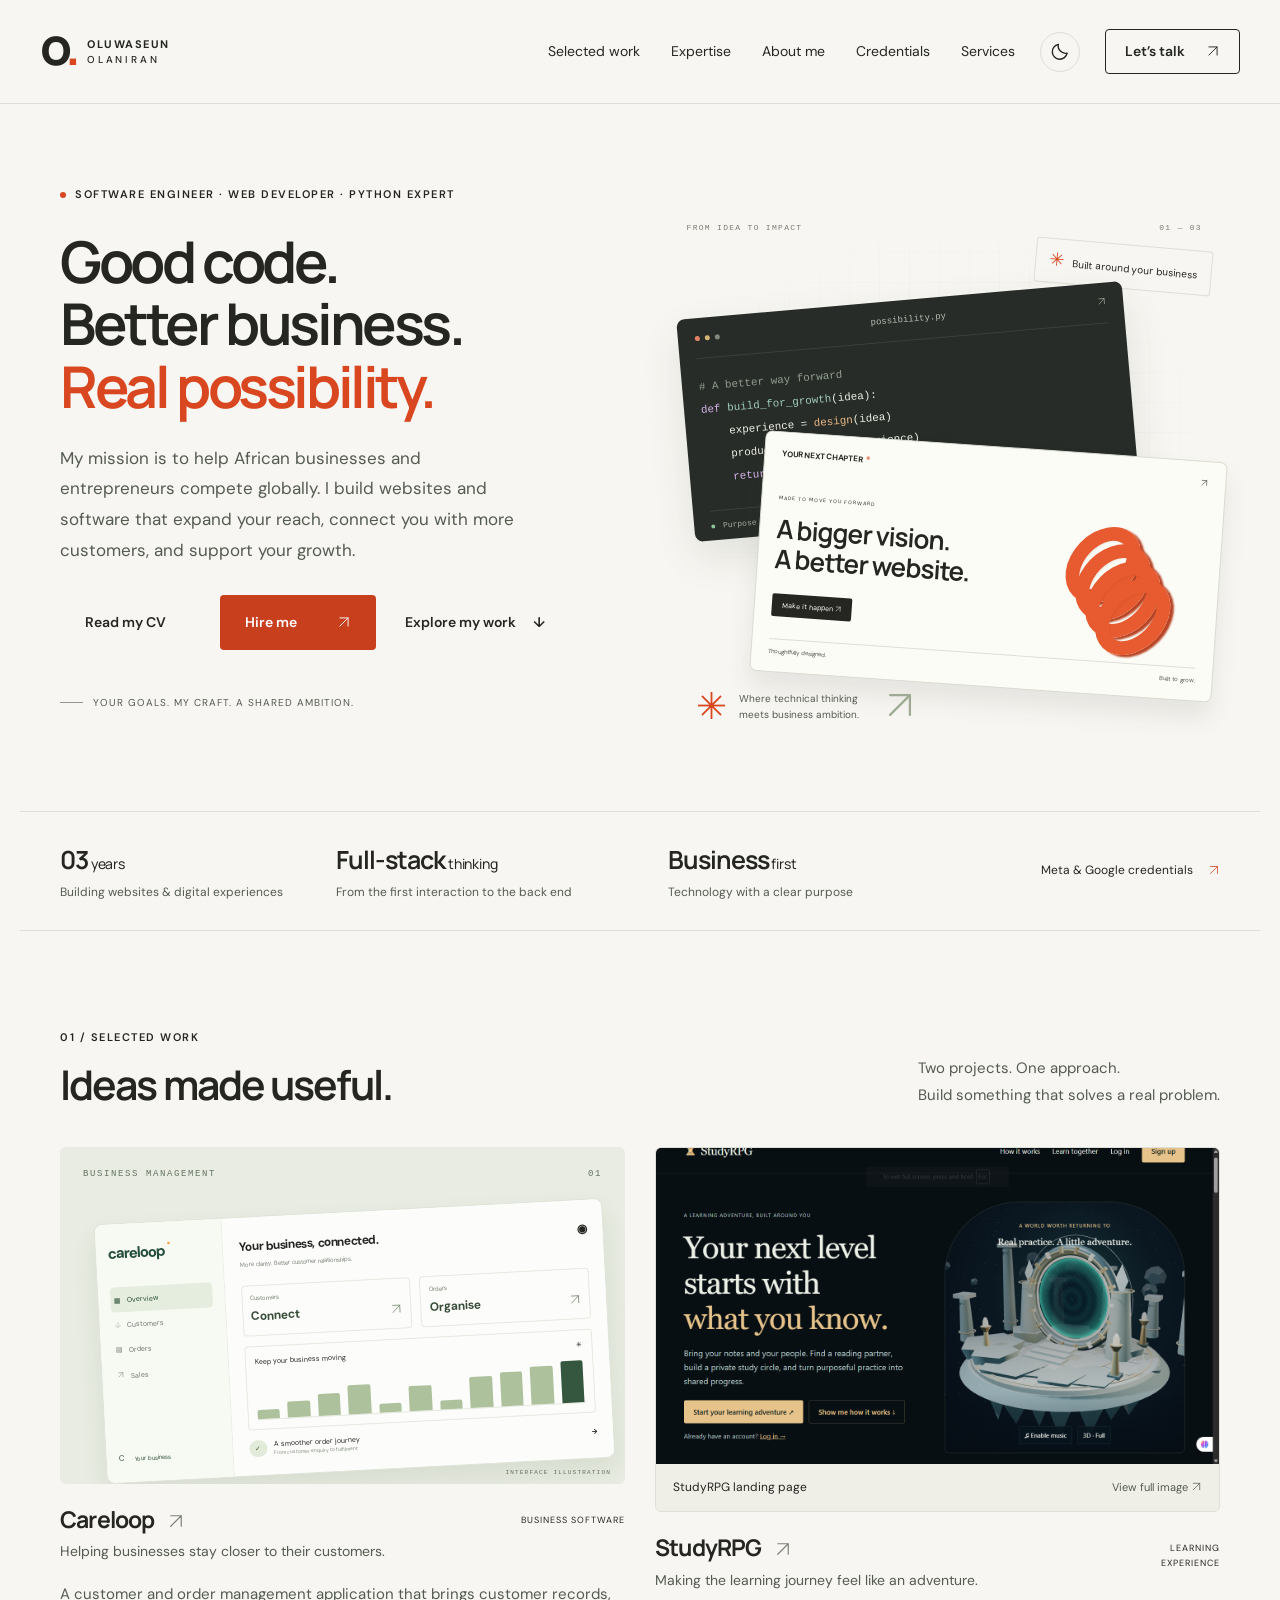
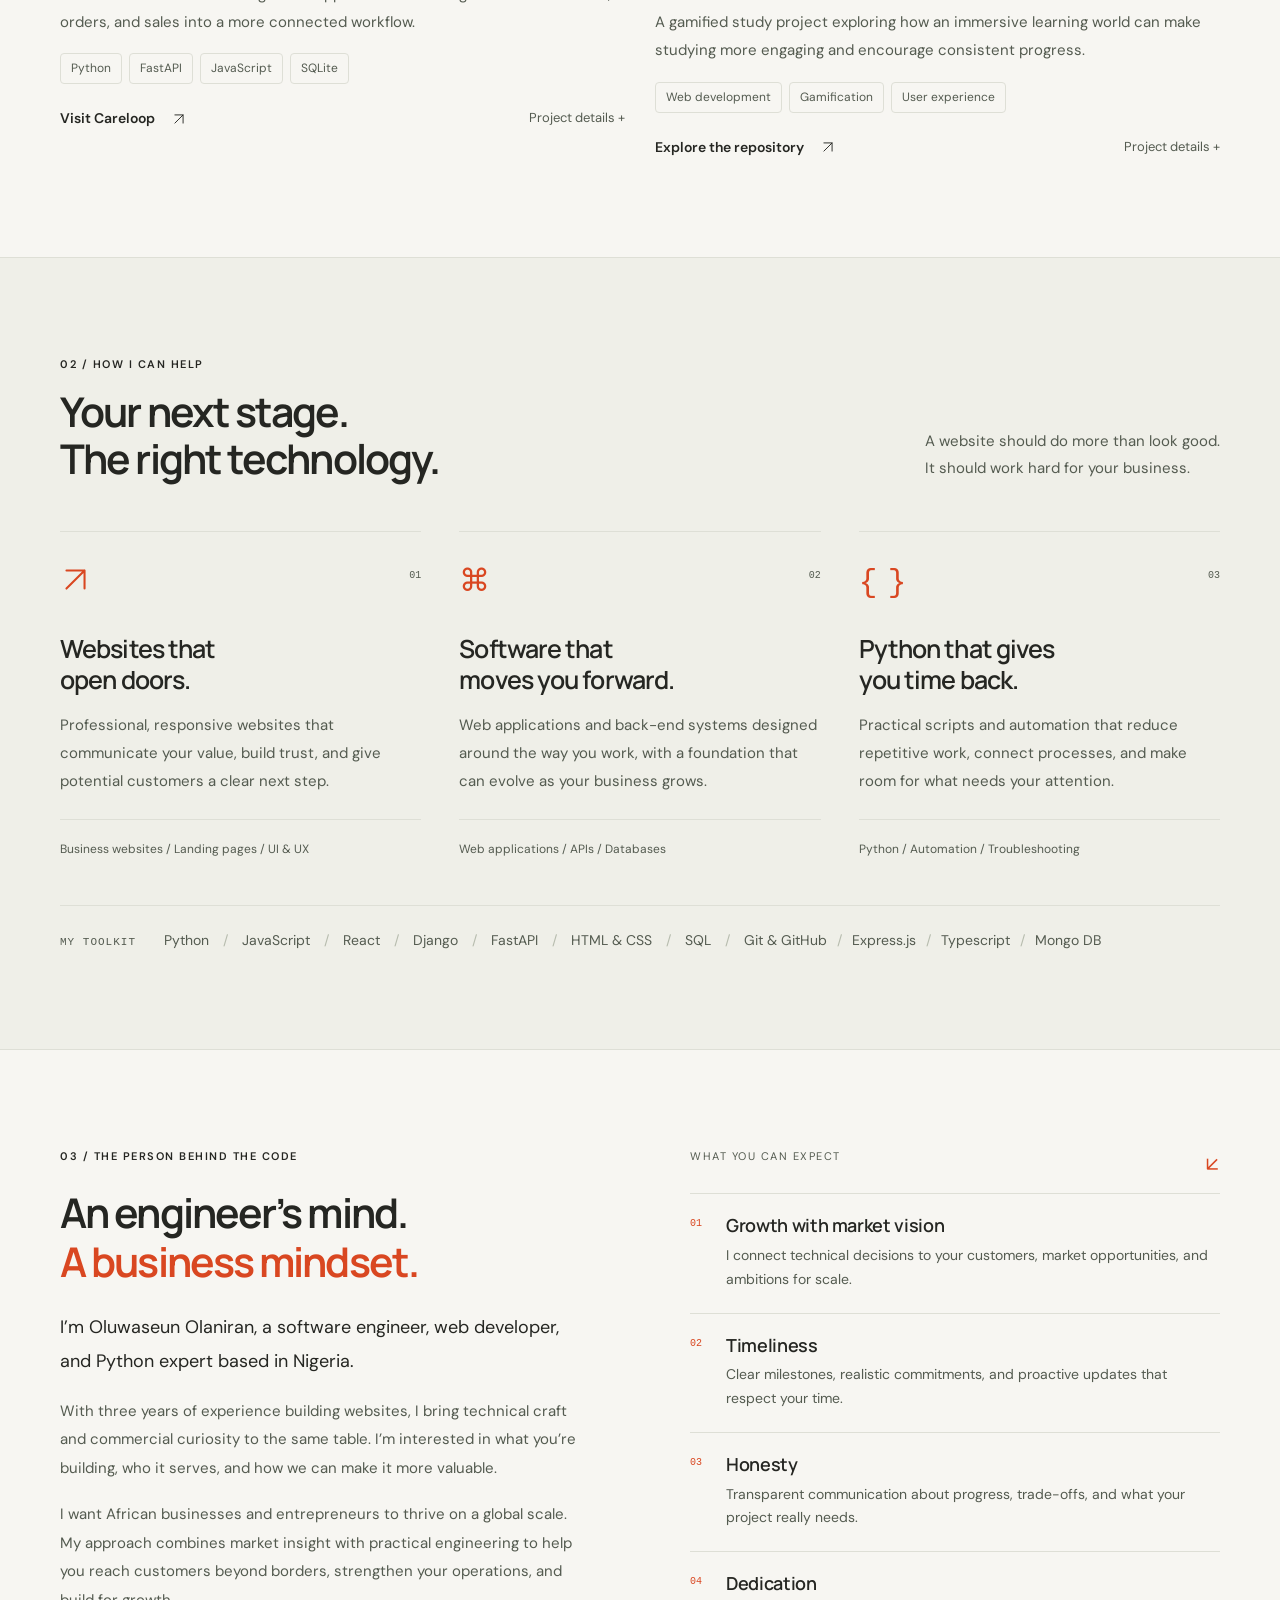
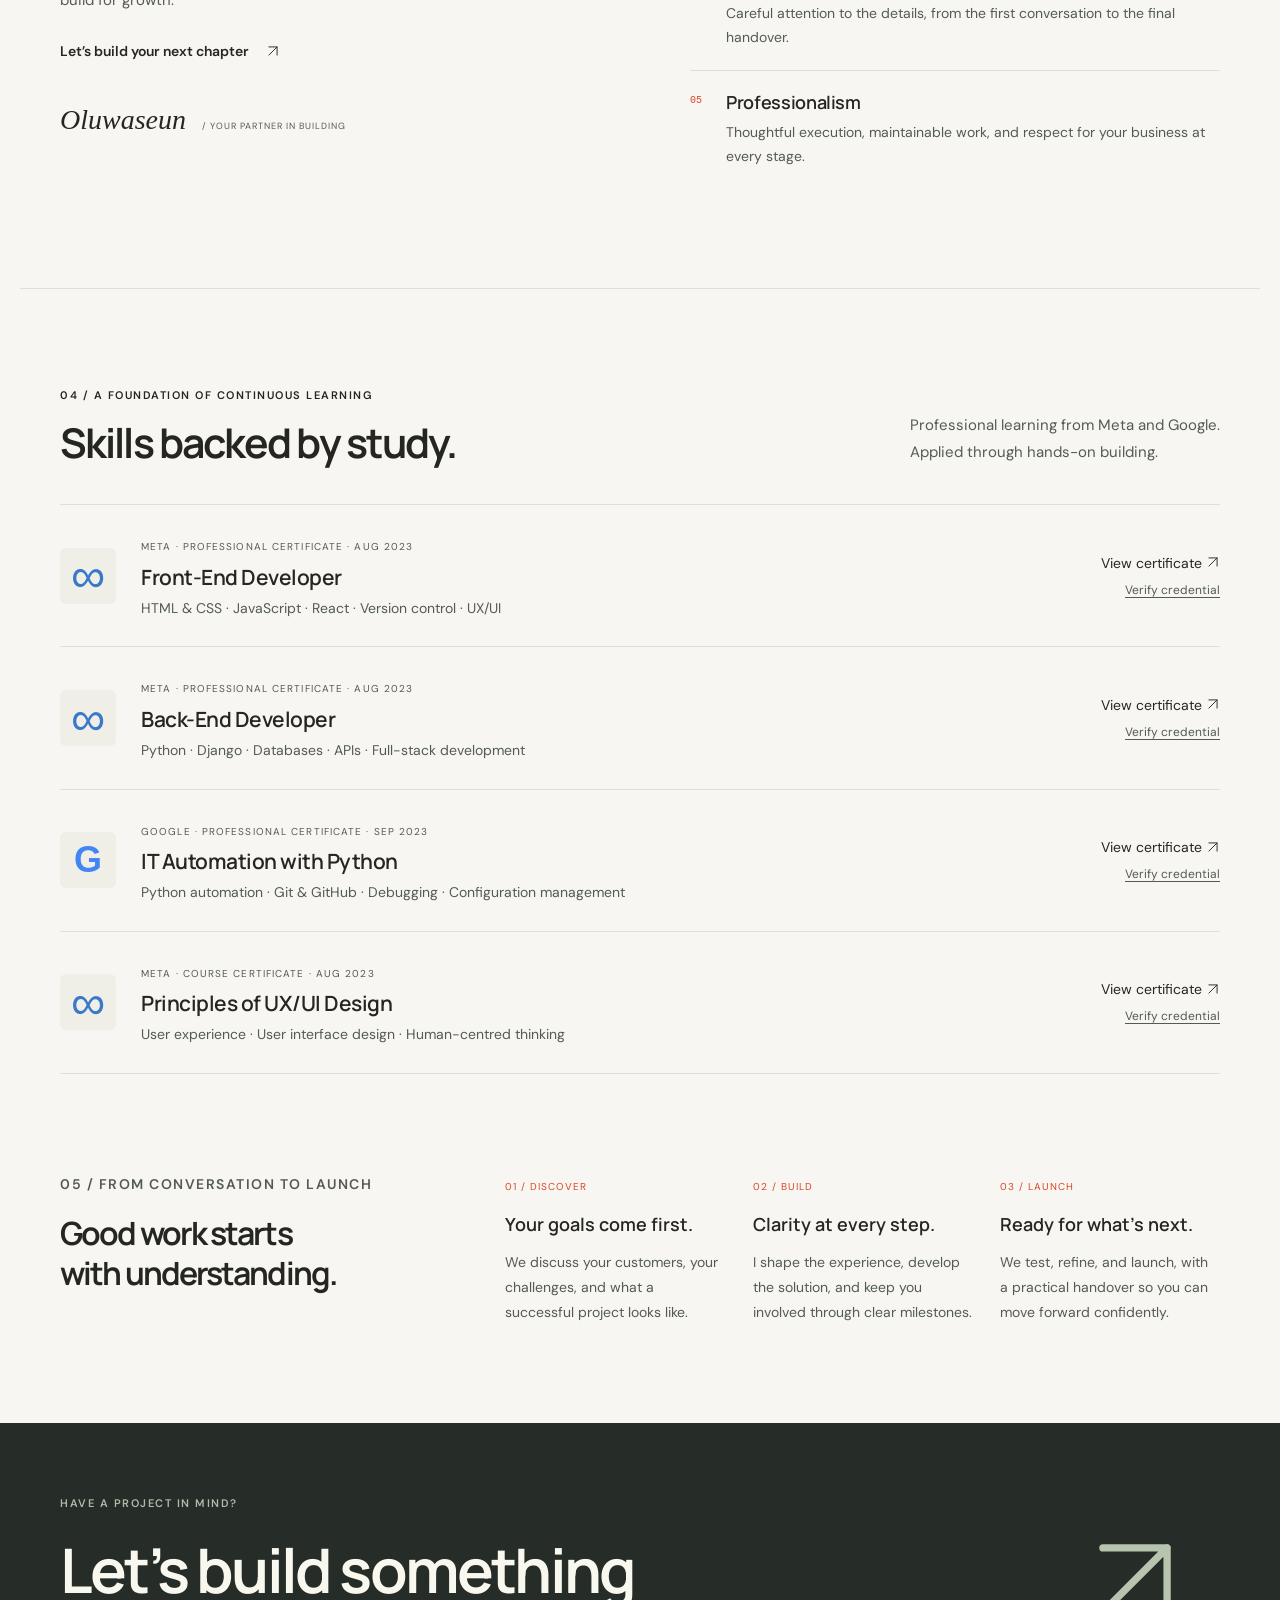
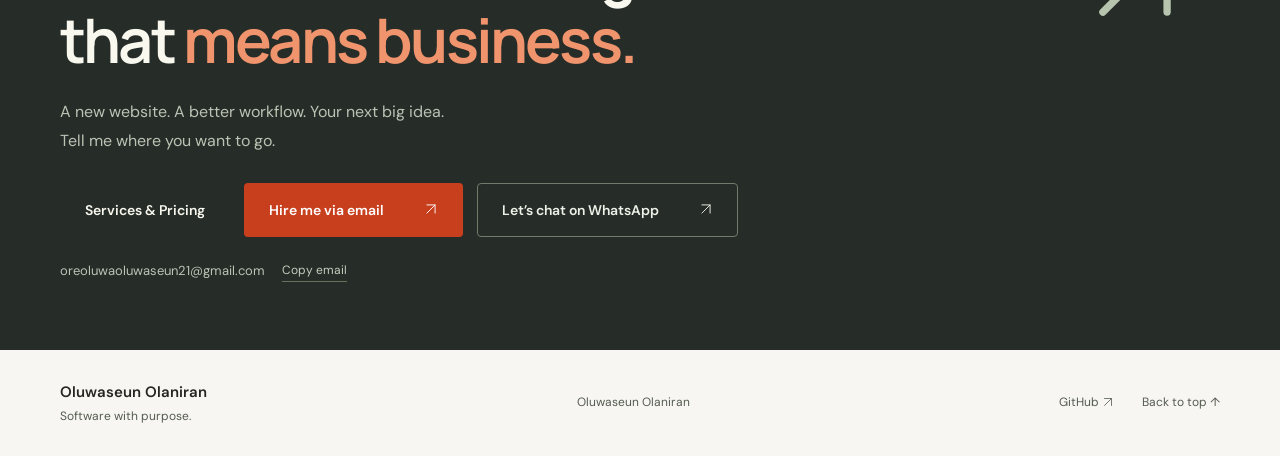
<file: index.html>
<!doctype html>
<html lang="en">
<head>
  <meta charset="utf-8"><meta name="viewport" content="width=device-width, initial-scale=1">
  <title>Oluwaseun Olaniran — Software Engineer & Web Developer</title>
  <meta name="description" content="Oluwaseun Olaniran is a software engineer, web developer and Python expert with three years of building websites. Helping African businesses and entrepreneurs compete globally through websites and software.">
  <meta name="theme-color" content="#f7f6f2"><meta property="og:title" content="Oluwaseun Olaniran — Built for your next stage."><meta property="og:description" content="Business-focused websites, software and Python automation. Explore Careloop, StudyRPG and my work."><meta property="og:type" content="website">
  <link rel="icon" href="assets/favicon.svg" type="image/svg+xml"><script src="theme.js"></script><link rel="stylesheet" href="styles.css?v=mobile-fix-20261114"><script src="script.js" defer></script>
</head>
<body>
<a class="skip" href="#main">Skip to content</a>
<header class="header"><a class="brand" href="#" aria-label="Oluwaseun home"><span class="brand-symbol">o<span>.</span></span><span>OLUWASEUN<br><small>OLANIRAN</small></span></a><nav aria-label="Main navigation" id="navigation"><a href="#work">Selected work</a><a href="#expertise">Expertise</a><a href="#about">About me</a><a href="#credentials">Credentials</a><a href="services.html">Services</a></nav><button class="theme-toggle" id="theme-toggle" type="button" aria-label="Switch to dark mode" aria-pressed="false"><svg class="theme-moon" viewBox="0 0 24 24" aria-hidden="true"><path d="M20.6 14A9 9 0 0 1 10 3.4 9 9 0 1 0 20.6 14Z"/></svg><svg class="theme-sun" viewBox="0 0 24 24" aria-hidden="true"><circle cx="12" cy="12" r="4"/><path d="M12 2v2m0 16v2M2 12h2m16 0h2M5 5l1.5 1.5m11 11L19 19M5 19l1.5-1.5m11-11L19 5"/></svg></button><a class="nav-cta" href="#contact">Let’s talk <span><svg class="arrow-icon" viewBox="0 0 24 24" aria-hidden="true"><path d="M5 19 19 5M5 5h14v14"/></svg></span></a><button class="menu-toggle" aria-label="Open navigation" aria-controls="navigation" aria-expanded="false">☰</button></header>
<main id="main">
<section class="hero wrap" aria-labelledby="hero-title"><div class="hero-copy"><div class="eyebrow"><span class="status-dot"></span> SOFTWARE ENGINEER · WEB DEVELOPER · PYTHON EXPERT</div><h1 id="hero-title">Good code.<br>Better business.<br><span>Real possibility.</span></h1><p>My mission is to help African businesses and entrepreneurs compete globally. I build websites and software that expand your reach, connect you with more customers, and support your growth.</p><div class="hero-actions"><a class="button" href="cv.html">Read my CV</a><a class="button primary" href="mailto:oreoluwaoluwaseun21@gmail.com?subject=Let%E2%80%99s%20build%20something%20for%20my%20business">Hire me <span><svg class="arrow-icon" viewBox="0 0 24 24" aria-hidden="true"><path d="M5 19 19 5M5 5h14v14"/></svg></span></a><a class="text-link" href="#work">Explore my work <span>↓</span></a></div><div class="hero-note"><span class="small-line"></span> YOUR GOALS. MY CRAFT. A SHARED AMBITION.</div></div>
<div class="hero-visual" aria-label="Illustration of an idea becoming a digital experience"><div class="visual-grid"></div><div class="visual-caption">FROM IDEA TO IMPACT <span>01 — 03</span></div><div class="idea-tag"><span>✳︎</span> Built around your business</div><div class="code-window"><div class="window-header"><div class="dots"><i></i><i></i><i></i></div><span>possibility.py</span><span><svg class="arrow-icon" viewBox="0 0 24 24" aria-hidden="true"><path d="M5 19 19 5M5 5h14v14"/></svg></span></div><pre><span class="muted-code"># A better way forward</span>
<span class="code-purple">def</span> <span class="code-blue">build_for_growth</span>(idea):
    experience = <span class="code-orange">design</span>(idea)
    product = <span class="code-orange">develop</span>(experience)
    <span class="code-purple">return</span> product.<span class="code-blue">launch</span>()</pre><div class="code-bottom"><span><i></i> Purpose in every line</span><span>Python</span></div></div><div class="website-window"><div class="mini-nav"><b>YOUR NEXT CHAPTER<span>®</span></b><span><svg class="arrow-icon" viewBox="0 0 24 24" aria-hidden="true"><path d="M5 19 19 5M5 5h14v14"/></svg></span></div><div class="mini-content"><div><span class="mini-eyebrow">MADE TO MOVE YOU FORWARD</span><h2>A bigger vision.<br>A better website.</h2><span class="mini-button">Make it happen <svg class="arrow-icon" viewBox="0 0 24 24" aria-hidden="true"><path d="M5 19 19 5M5 5h14v14"/></svg></span></div><div class="sculpture"><div></div><div></div><div></div><div></div></div></div><div class="mini-footer"><span>Thoughtfully designed.</span><span>Built to grow.</span></div></div><div class="visual-label"><span class="spark">✳︎</span><p>Where technical thinking<br>meets business ambition.</p><span class="curved-arrow"><svg class="arrow-icon" viewBox="0 0 24 24" aria-hidden="true"><path d="M5 19 19 5M5 5h14v14"/></svg></span></div></div></section>
<div class="proof-strip wrap"><div><strong>03<span> years</span></strong><p>Building websites & digital experiences</p></div><div><strong>Full-stack<span> thinking</span></strong><p>From the first interaction to the back end</p></div><div><strong>Business<span> first</span></strong><p>Technology with a clear purpose</p></div><a href="#credentials">Meta & Google credentials <span><svg class="arrow-icon" viewBox="0 0 24 24" aria-hidden="true"><path d="M5 19 19 5M5 5h14v14"/></svg></span></a></div>
<section id="work" class="section wrap"><div class="section-top"><div><p class="eyebrow">01 / SELECTED WORK</p><h2>Ideas made useful.</h2></div><p>Two projects. One approach.<br>Build something that solves a real problem.</p></div><div class="projects">
<article class="project"><div class="project-preview careloop-preview restored-careloop"><div class="preview-top"><span>BUSINESS MANAGEMENT</span><span>01</span></div><div class="careloop-mock" aria-label="Illustrative Careloop interface"><aside><b>careloop<span>●</span></b><span class="active">▦ &nbsp; Overview</span><span>♧ &nbsp; Customers</span><span>▤ &nbsp; Orders</span><span><svg class="arrow-icon" viewBox="0 0 24 24" aria-hidden="true"><path d="M5 19 19 5M5 5h14v14"/></svg> &nbsp; Sales</span><div class="mock-avatar">C <span>Your business</span></div></aside><div class="mock-main"><div class="mock-top">Your business, connected.<span>◉</span></div><p class="mock-sub">More clarity. Better customer relationships.</p><div class="mock-stats"><div>Customers<strong>Connect<span><svg class="arrow-icon" viewBox="0 0 24 24" aria-hidden="true"><path d="M5 19 19 5M5 5h14v14"/></svg></span></strong></div><div>Orders<strong>Organise<span><svg class="arrow-icon" viewBox="0 0 24 24" aria-hidden="true"><path d="M5 19 19 5M5 5h14v14"/></svg></span></strong></div></div><div class="mock-chart"><div>Keep your business moving <span>✳</span></div><div class="bars"><i></i><i></i><i></i><i></i><i></i><i></i><i></i><i></i><i></i><i></i><i></i></div></div><div class="mock-order"><span class="order-icon">✓</span><span>A smoother order journey<small>From customer enquiry to fulfilment</small></span><b>→</b></div></div></div><span class="illustration-label">INTERFACE ILLUSTRATION</span></div><div class="project-meta"><div><h3>Careloop <span><svg class="arrow-icon" viewBox="0 0 24 24" aria-hidden="true"><path d="M5 19 19 5M5 5h14v14"/></svg></span></h3><p>Helping businesses stay closer to their customers.</p></div><span class="project-type">BUSINESS SOFTWARE</span></div><p class="project-description">A customer and order management application that brings customer records, orders, and sales into a more connected workflow.</p><div class="tags"><span>Python</span><span>FastAPI</span><span>JavaScript</span><span>SQLite</span></div><div class="project-links"><a class="text-link" href="https://www.mycareloop.com.ng" target="_blank" rel="noopener noreferrer">Visit Careloop <svg class="arrow-icon" viewBox="0 0 24 24" aria-hidden="true"><path d="M5 19 19 5M5 5h14v14"/></svg></a><button class="plain-link" data-project="careloop">Project details +</button></div></article>
<article class="project"><a class="project-preview screenshot-preview study-preview" href="assets/projects/studyrpg.png" target="_blank" rel="noopener" aria-label="View full screenshot: StudyRPG landing page"><img src="assets/projects/studyrpg.png" alt="StudyRPG landing page" width="1366" height="768" loading="lazy"><span class="screenshot-caption">StudyRPG landing page<span>View full image <svg class="arrow-icon" viewBox="0 0 24 24" aria-hidden="true"><path d="M5 19 19 5M5 5h14v14"/></svg></span></span></a><div class="project-meta"><div><h3>StudyRPG <span><svg class="arrow-icon" viewBox="0 0 24 24" aria-hidden="true"><path d="M5 19 19 5M5 5h14v14"/></svg></span></h3><p>Making the learning journey feel like an adventure.</p></div><span class="project-type">LEARNING EXPERIENCE</span></div><p class="project-description">A gamified study project exploring how an immersive learning world can make studying more engaging and encourage consistent progress.</p><div class="tags"><span>Web development</span><span>Gamification</span><span>User experience</span></div><div class="project-links"><a class="text-link" href="https://github.com/Lyzus243/Studyrpg2" target="_blank" rel="noopener noreferrer">Explore the repository <svg class="arrow-icon" viewBox="0 0 24 24" aria-hidden="true"><path d="M5 19 19 5M5 5h14v14"/></svg></a><button class="plain-link" data-project="studyrpg">Project details +</button></div></article>
</div></section>
<section id="expertise" class="expertise-section"><div class="wrap section"><div class="section-top"><div><p class="eyebrow">02 / HOW I CAN HELP</p><h2>Your next stage.<br>The right technology.</h2></div><p>A website should do more than look good.<br>It should work hard for your business.</p></div><div class="services"><article><span class="service-icon"><svg class="arrow-icon" viewBox="0 0 24 24" aria-hidden="true"><path d="M5 19 19 5M5 5h14v14"/></svg></span><span class="service-number">01</span><h3>Websites that <br>open doors.</h3><p>Professional, responsive websites that communicate your value, build trust, and give potential customers a clear next step.</p><div class="service-tags">Business websites / Landing pages / UI & UX</div></article><article><span class="service-icon">⌘</span><span class="service-number">02</span><h3>Software that <br>moves you forward.</h3><p>Web applications and back-end systems designed around the way you work, with a foundation that can evolve as your business grows.</p><div class="service-tags">Web applications / APIs / Databases</div></article><article><span class="service-icon">{ }</span><span class="service-number">03</span><h3>Python that gives <br>you time back.</h3><p>Practical scripts and automation that reduce repetitive work, connect processes, and make room for what needs your attention.</p><div class="service-tags">Python / Automation / Troubleshooting</div></article></div><div class="stack"><span>MY TOOLKIT</span><p>Python <i>/</i> JavaScript <i>/</i> React <i>/</i> Django <i>/</i> FastAPI <i>/</i> HTML & CSS <i>/</i> SQL <i>/</i> Git & GitHub<i>/</i>Express.js<i>/</i>Typescript<i>/</i>Mongo DB</p></div></div></section>
<section id="about" class="section wrap about"><div class="about-intro"><p class="eyebrow">03 / THE PERSON BEHIND THE CODE</p><h2>An engineer’s mind.<br><span>A business mindset.</span></h2><p class="about-lead">I’m Oluwaseun Olaniran, a software engineer, web developer, and Python expert based in Nigeria.</p><p>With three years of experience building websites, I bring technical craft and commercial curiosity to the same table. I’m interested in what you’re building, who it serves, and how we can make it more valuable.</p><p>I want African businesses and entrepreneurs to thrive on a global scale. My approach combines market insight with practical engineering to help you reach customers beyond borders, strengthen your operations, and build for growth.</p><a class="text-link" href="#contact">Let’s build your next chapter <svg class="arrow-icon" viewBox="0 0 24 24" aria-hidden="true"><path d="M5 19 19 5M5 5h14v14"/></svg></a><div class="signature">Oluwaseun<span> / YOUR PARTNER IN BUILDING</span></div></div><div class="values"><div class="values-title">WHAT YOU CAN EXPECT <span>↙</span></div><article><span>01</span><div><h3>Growth with market vision</h3><p>I connect technical decisions to your customers, market opportunities, and ambitions for scale.</p></div></article><article><span>02</span><div><h3>Timeliness</h3><p>Clear milestones, realistic commitments, and proactive updates that respect your time.</p></div></article><article><span>03</span><div><h3>Honesty</h3><p>Transparent communication about progress, trade-offs, and what your project really needs.</p></div></article><article><span>04</span><div><h3>Dedication</h3><p>Careful attention to the details, from the first conversation to the final handover.</p></div></article><article><span>05</span><div><h3>Professionalism</h3><p>Thoughtful execution, maintainable work, and respect for your business at every stage.</p></div></article></div></section>
<section id="credentials" class="section credentials wrap"><div class="section-top"><div><p class="eyebrow">04 / A FOUNDATION OF CONTINUOUS LEARNING</p><h2>Skills backed by study.</h2></div><p>Professional learning from Meta and Google.<br>Applied through hands-on building.</p></div><div class="credential-list">
<article><div class="issuer meta">∞</div><div class="credential-info"><span>META · PROFESSIONAL CERTIFICATE · AUG 2023</span><h3>Front-End Developer</h3><p>HTML & CSS · JavaScript · React · Version control · UX/UI</p></div><div class="credential-actions"><a href="assets/certificates/meta-front-end.pdf" target="_blank" rel="noopener">View certificate <svg class="arrow-icon" viewBox="0 0 24 24" aria-hidden="true"><path d="M5 19 19 5M5 5h14v14"/></svg></a><a href="https://coursera.org/verify/professional-cert/6UT4HTEF4RXG" target="_blank" rel="noopener">Verify credential</a></div></article>
<article><div class="issuer meta">∞</div><div class="credential-info"><span>META · PROFESSIONAL CERTIFICATE · AUG 2023</span><h3>Back-End Developer</h3><p>Python · Django · Databases · APIs · Full-stack development</p></div><div class="credential-actions"><a href="assets/certificates/meta-back-end.pdf" target="_blank" rel="noopener">View certificate <svg class="arrow-icon" viewBox="0 0 24 24" aria-hidden="true"><path d="M5 19 19 5M5 5h14v14"/></svg></a><a href="https://coursera.org/verify/professional-cert/XMKRB5Y4R995" target="_blank" rel="noopener">Verify credential</a></div></article>
<article><div class="issuer google">G</div><div class="credential-info"><span>GOOGLE · PROFESSIONAL CERTIFICATE · SEP 2023</span><h3>IT Automation with Python</h3><p>Python automation · Git & GitHub · Debugging · Configuration management</p></div><div class="credential-actions"><a href="assets/certificates/google-python.pdf" target="_blank" rel="noopener">View certificate <svg class="arrow-icon" viewBox="0 0 24 24" aria-hidden="true"><path d="M5 19 19 5M5 5h14v14"/></svg></a><a href="https://coursera.org/verify/professional-cert/RK2ARUVJA6CV" target="_blank" rel="noopener">Verify credential</a></div></article>
<article><div class="issuer meta">∞</div><div class="credential-info"><span>META · COURSE CERTIFICATE · AUG 2023</span><h3>Principles of UX/UI Design</h3><p>User experience · User interface design · Human-centred thinking</p></div><div class="credential-actions"><a href="assets/certificates/meta-ux-ui.pdf" target="_blank" rel="noopener">View certificate <svg class="arrow-icon" viewBox="0 0 24 24" aria-hidden="true"><path d="M5 19 19 5M5 5h14v14"/></svg></a><a href="https://coursera.org/verify/ZCCSWJSNU2BD" target="_blank" rel="noopener">Verify credential</a></div></article>
</div></section>
<section class="process wrap section"><div><p class="eyebrow">05 / FROM CONVERSATION TO LAUNCH</p><h2>Good work starts<br>with understanding.</h2></div><ol><li><span>01 / DISCOVER</span><h3>Your goals come first.</h3><p>We discuss your customers, your challenges, and what a successful project looks like.</p></li><li><span>02 / BUILD</span><h3>Clarity at every step.</h3><p>I shape the experience, develop the solution, and keep you involved through clear milestones.</p></li><li><span>03 / LAUNCH</span><h3>Ready for what’s next.</h3><p>We test, refine, and launch, with a practical handover so you can move forward confidently.</p></li></ol></section>
<section id="contact" class="contact"><div class="wrap contact-inner"><div><p class="eyebrow">HAVE A PROJECT IN MIND?</p><h2>Let’s build something<br>that <em>means business.</em><span><svg class="arrow-icon" viewBox="0 0 24 24" aria-hidden="true"><path d="M5 19 19 5M5 5h14v14"/></svg></span></h2><p>A new website. A better workflow. Your next big idea.<br>Tell me where you want to go.</p><div class="contact-actions"><a class="button" href="services.html">Services &amp; Pricing</a><a class="button primary" href="mailto:oreoluwaoluwaseun21@gmail.com?subject=Project%20enquiry%20%E2%80%94%20Let%E2%80%99s%20work%20together&body=Hi%20Oluwaseun%2C%0A%0AI%27d%20like%20to%20discuss%20a%20project.%0A%0ABusiness%20name%3A%0AWhat%20I%20need%3A%0AIdeal%20timeline%3A%0A%0AThank%20you!">Hire me via email <span><svg class="arrow-icon" viewBox="0 0 24 24" aria-hidden="true"><path d="M5 19 19 5M5 5h14v14"/></svg></span></a><a class="button whatsapp" href="https://wa.me/2348165818094?text=Hi%20Oluwaseun%2C%20I%20saw%20your%20portfolio%20and%20would%20like%20to%20discuss%20a%20project%20for%20my%20business." target="_blank" rel="noopener noreferrer">Let’s chat on WhatsApp <span><svg class="arrow-icon" viewBox="0 0 24 24" aria-hidden="true"><path d="M5 19 19 5M5 5h14v14"/></svg></span></a></div><div class="email-row"><a href="mailto:oreoluwaoluwaseun21@gmail.com">oreoluwaoluwaseun21@gmail.com</a><button id="copy-email" aria-label="Copy email address">Copy email</button><span id="copy-status" role="status"></span></div></div></div></section>
</main><footer class="footer wrap"><a class="footer-brand" href="#">Oluwaseun Olaniran<span>Software with purpose.</span></a><span> <span ></span> Oluwaseun Olaniran</span><div><a href="https://github.com/Lyzus243" target="_blank" rel="noopener noreferrer">GitHub <svg class="arrow-icon" viewBox="0 0 24 24" aria-hidden="true"><path d="M5 19 19 5M5 5h14v14"/></svg></a><a href="#">Back to top ↑</a></div></footer>
<dialog id="project-dialog" aria-labelledby="dialog-title"><button class="dialog-close" aria-label="Close project details">×</button><p class="eyebrow" id="dialog-eyebrow"></p><h2 id="dialog-title"></h2><div id="dialog-body"></div><a class="button primary" id="dialog-link" target="_blank" rel="noopener noreferrer"></a></dialog>
</body></html>
</file>
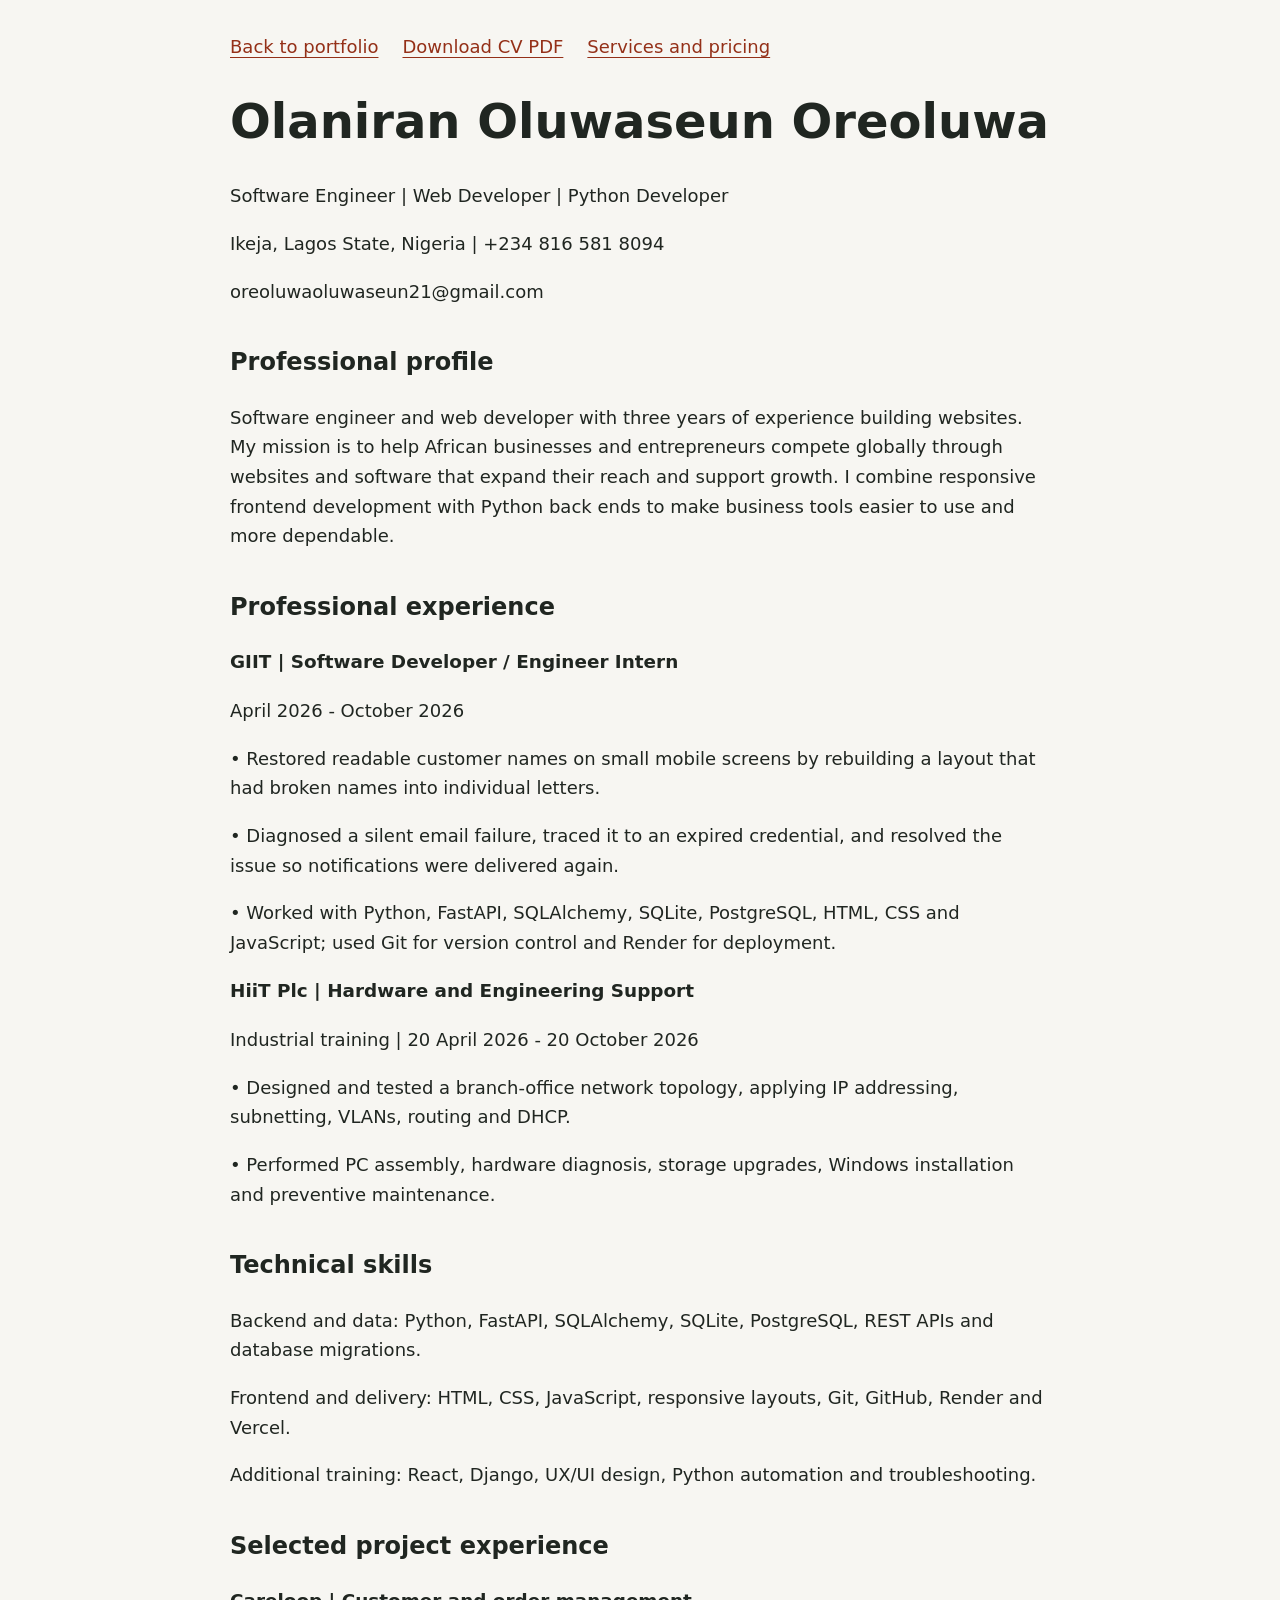
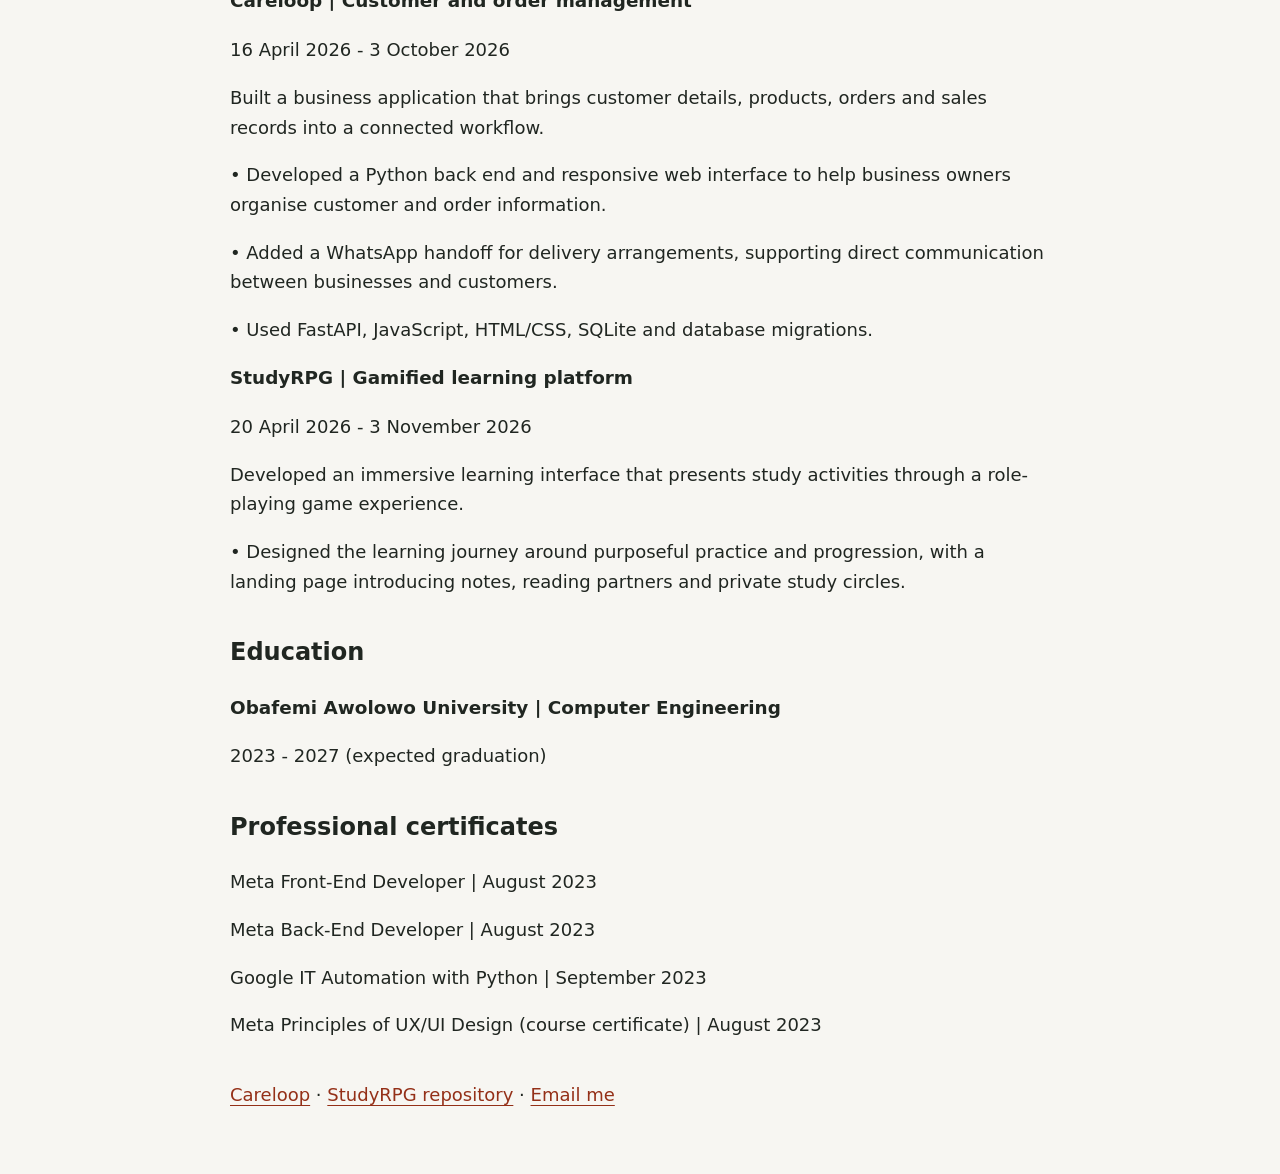
<file: cv.html>
<!doctype html><html lang="en"><head><meta charset="utf-8"><meta name="viewport" content="width=device-width,initial-scale=1"><title>CV | Olaniran Oluwaseun Oreoluwa</title><style>body{margin:0;background:#f7f6f2;color:#202621;font:18px/1.65 system-ui,sans-serif}main{max-width:820px;margin:auto;padding:32px 24px 64px}h1{font-size:clamp(2rem,5vw,3rem);line-height:1.15}h2{font-size:1.5rem;margin-top:2.3rem}h3{font-size:1.15rem}a{color:#943018;text-underline-offset:4px}nav{display:flex;flex-wrap:wrap;gap:24px}p{overflow-wrap:anywhere}footer{margin-top:40px}</style></head><body><main><nav aria-label="CV navigation"><a href="index.html">Back to portfolio</a><a href="assets/downloads/oluwaseun-cv.pdf" download>Download CV PDF</a><a href="services.html">Services and pricing</a></nav><h1>Olaniran Oluwaseun Oreoluwa</h1><p>Software Engineer | Web Developer | Python Developer</p><p>Ikeja, Lagos State, Nigeria | +234 816 581 8094</p><p>oreoluwaoluwaseun21@gmail.com</p><h2>Professional profile</h2><p>Software engineer and web developer with three years of experience building websites. My mission is to help African businesses and entrepreneurs compete globally through websites and software that expand their reach and support growth. I combine responsive frontend development with Python back ends to make business tools easier to use and more dependable.</p><h2>Professional experience</h2><h3>GIIT | Software Developer / Engineer Intern</h3><p>April 2026 - October 2026</p><p>• Restored readable customer names on small mobile screens by rebuilding a layout that had broken names into individual letters.</p><p>• Diagnosed a silent email failure, traced it to an expired credential, and resolved the issue so notifications were delivered again.</p><p>• Worked with Python, FastAPI, SQLAlchemy, SQLite, PostgreSQL, HTML, CSS and JavaScript; used Git for version control and Render for deployment.</p><h3>HiiT Plc | Hardware and Engineering Support</h3><p>Industrial training | 20 April 2026 - 20 October 2026</p><p>• Designed and tested a branch-office network topology, applying IP addressing, subnetting, VLANs, routing and DHCP.</p><p>• Performed PC assembly, hardware diagnosis, storage upgrades, Windows installation and preventive maintenance.</p><h2>Technical skills</h2><p>Backend and data: Python, FastAPI, SQLAlchemy, SQLite, PostgreSQL, REST APIs and database migrations.</p><p>Frontend and delivery: HTML, CSS, JavaScript, responsive layouts, Git, GitHub, Render and Vercel.</p><p>Additional training: React, Django, UX/UI design, Python automation and troubleshooting.</p><h2>Selected project experience</h2><h3>Careloop | Customer and order management</h3><p>16 April 2026 - 3 October 2026</p><p>Built a business application that brings customer details, products, orders and sales records into a connected workflow.</p><p>• Developed a Python back end and responsive web interface to help business owners organise customer and order information.</p><p>• Added a WhatsApp handoff for delivery arrangements, supporting direct communication between businesses and customers.</p><p>• Used FastAPI, JavaScript, HTML/CSS, SQLite and database migrations.</p><h3>StudyRPG | Gamified learning platform</h3><p>20 April 2026 - 3 November 2026</p><p>Developed an immersive learning interface that presents study activities through a role-playing game experience.</p><p>• Designed the learning journey around purposeful practice and progression, with a landing page introducing notes, reading partners and private study circles.</p><h2>Education</h2><h3>Obafemi Awolowo University | Computer Engineering</h3><p>2023 - 2027 (expected graduation)</p><h2>Professional certificates</h2><p>Meta Front-End Developer | August 2023</p><p>Meta Back-End Developer | August 2023</p><p>Google IT Automation with Python | September 2023</p><p>Meta Principles of UX/UI Design (course certificate) | August 2023</p><footer><a href="https://www.mycareloop.com.ng">Careloop</a> · <a href="https://github.com/Lyzus243/Studyrpg2">StudyRPG repository</a> · <a href="mailto:oreoluwaoluwaseun21@gmail.com">Email me</a></footer></main></body></html>
</file>
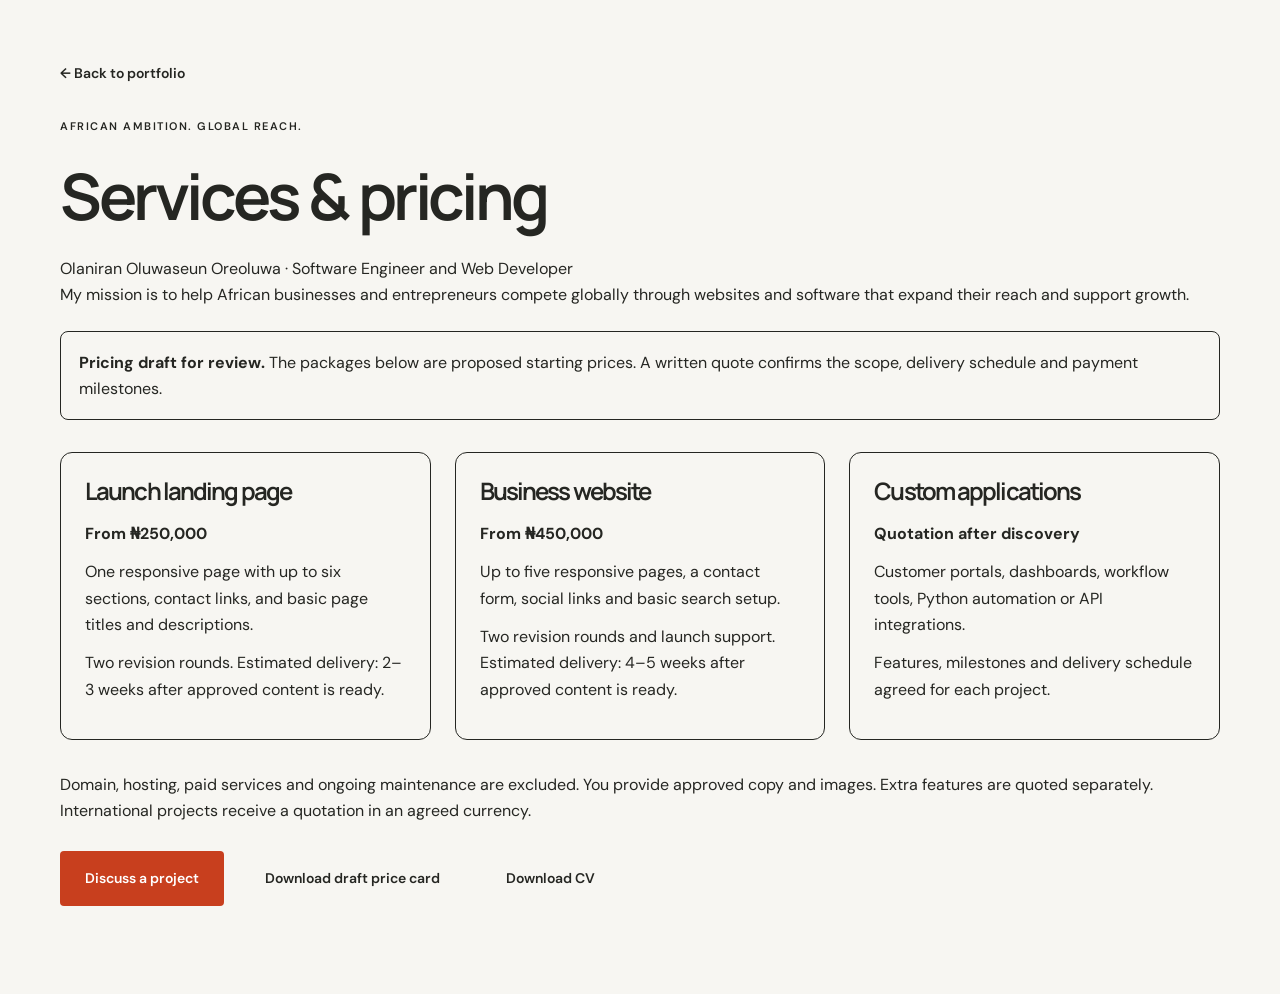
<file: services.html>
<!doctype html>
<html lang="en"><head><meta charset="utf-8"><meta name="viewport" content="width=device-width, initial-scale=1"><title>Services | Oluwaseun Olaniran</title><link rel="stylesheet" href="styles.css"><script src="theme.js"></script><style>main{padding:60px 0}.services-grid{display:grid;grid-template-columns:repeat(3,minmax(0,1fr));gap:24px;margin:32px 0}.service{padding:24px;border:1px solid currentColor;border-radius:12px}.service h2{font-size:1.5rem;margin-bottom:16px}.service p{margin:12px 0;line-height:1.65}.services-actions{display:flex;flex-wrap:wrap;gap:16px;margin:28px 0}.review-note{padding:18px;border:1px solid currentColor;border-radius:8px;margin-top:24px}h1{font-size:clamp(2rem,6vw,4rem)}@media(max-width:800px){.services-grid{grid-template-columns:1fr}}</style></head>
<body><main class="wrap"><a class="text-link" href="index.html">← Back to portfolio</a><p class="eyebrow" style="margin-top:32px">AFRICAN AMBITION. GLOBAL REACH.</p><h1>Services &amp; pricing</h1><p>Olaniran Oluwaseun Oreoluwa · Software Engineer and Web Developer</p>
<p>My mission is to help African businesses and entrepreneurs compete globally through websites and software that expand their reach and support growth.</p><p class="review-note"><strong>Pricing draft for review.</strong> The packages below are proposed starting prices. A written quote confirms the scope, delivery schedule and payment milestones.</p>
<div class="services-grid"><article class="service"><h2>Launch landing page</h2><p><strong>From ₦250,000</strong></p><p>One responsive page with up to six sections, contact links, and basic page titles and descriptions.</p><p>Two revision rounds. Estimated delivery: 2–3 weeks after approved content is ready.</p></article>
<article class="service"><h2>Business website</h2><p><strong>From ₦450,000</strong></p><p>Up to five responsive pages, a contact form, social links and basic search setup.</p><p>Two revision rounds and launch support. Estimated delivery: 4–5 weeks after approved content is ready.</p></article>
<article class="service"><h2>Custom applications</h2><p><strong>Quotation after discovery</strong></p><p>Customer portals, dashboards, workflow tools, Python automation or API integrations.</p><p>Features, milestones and delivery schedule agreed for each project.</p></article></div>
<p>Domain, hosting, paid services and ongoing maintenance are excluded. You provide approved copy and images. Extra features are quoted separately. International projects receive a quotation in an agreed currency.</p>
<div class="services-actions"><a class="button primary" href="https://wa.me/2348165818094?text=Hello%20Oluwaseun%2C%20I%20would%20like%20a%20quote%20for%20my%20project.">Discuss a project</a><a class="button" href="assets/downloads/services-pricing-draft.pdf" download>Download draft price card</a><a class="button" href="assets/downloads/oluwaseun-cv.pdf" download>Download CV</a></div></main></body></html>
</file>
<file: styles.css>
@import url('https://fonts.googleapis.com/css2?family=DM+Sans:wght@400;450;500;550;600;650;700&family=Manrope:wght@400;500;600;650;700;750;800&display=swap');
:root{--bg:#f7f6f2;--ink:#252622;--muted:#6b6d64;--line:#dedfd6;--accent:#d94721;--display:'Manrope',Arial,sans-serif;--body:'DM Sans',Arial,sans-serif}*{box-sizing:border-box}html{scroll-behavior:smooth;scroll-padding-top:95px}body{margin:0;background:var(--bg);color:var(--ink);font-family:var(--body);font-size:15px;line-height:1.6}a{color:inherit;text-decoration:none}button{font:inherit;cursor:pointer}a,button{-webkit-tap-highlight-color:transparent}a:focus-visible,button:focus-visible{outline:3px solid var(--accent);outline-offset:5px}button{color:inherit}::selection{background:#ffc7ae}h1,h2,h3,h4,p{margin:0}h1,h2,h3,h4{font-family:var(--display);line-height:1.15}h2{font-size:clamp(32px,3.2vw,46px);font-weight:650;letter-spacing:-1.9px}.wrap{max-width:1240px;margin:auto;padding-left:40px;padding-right:40px}.header{height:104px;max-width:1320px;margin:auto;padding:0 40px;display:flex;align-items:center;gap:40px;border-bottom:1px solid var(--line)}.brand{display:flex;align-items:center;gap:12px;line-height:1.3;font-weight:700;font-size:11px;letter-spacing:1.5px}.brand small{font-size:10px;font-weight:500;letter-spacing:2.8px}.brand-symbol{font-family:var(--display);font-size:52px;letter-spacing:-6px;line-height:1;margin-top:-11px}.brand-symbol span{color:var(--accent)}nav{display:flex;gap:31px;margin-left:auto;font-size:13px}nav a:hover,.text-link:hover,.plain-link:hover{color:var(--accent)}.nav-cta{font-size:13px;font-weight:600;border:1px solid var(--ink);padding:10px 19px;border-radius:4px}.nav-cta span{margin-left:18px}.menu-toggle{display:none}.hero{display:grid;grid-template-columns:1.06fr 1fr;gap:24px;padding-top:82px;padding-bottom:75px;align-items:center}.eyebrow{font-size:10px;font-weight:600;letter-spacing:1.8px;display:flex;align-items:center;gap:9px}.status-dot{width:6px;height:6px;border-radius:50%;background:var(--accent);flex-shrink:0}h1{font-size:clamp(47px,4.5vw,64px);font-weight:650;line-height:1.09;letter-spacing:-3.4px;margin:26px 0 25px}h1>span{color:var(--accent)}.hero-copy>p{font-size:16px;max-width:460px;color:var(--muted);line-height:1.8}.hero-actions{display:flex;gap:29px;align-items:center;margin-top:30px}.button{display:inline-flex;align-items:center;justify-content:center;gap:40px;font-size:13px;font-weight:600;padding:15px 24px;border:1px solid transparent;border-radius:4px;transition:background .2s,transform .2s}.button:hover{transform:translateY(-2px)}.primary{background:var(--accent);color:white}.primary:hover{background:#ba3919}.text-link{font-size:13px;font-weight:600;display:inline-flex;gap:17px;align-items:center}.hero-note{margin-top:45px;display:flex;align-items:center;gap:10px;font-size:8px;letter-spacing:1.5px;color:var(--muted)}.small-line{width:23px;height:1px;background:#92978b}.hero-visual{height:452px;position:relative;isolation:isolate}.visual-grid{position:absolute;inset:0;background-image:linear-gradient(#d9dace55 1px,transparent 1px),linear-gradient(90deg,#d9dace55 1px,transparent 1px);background-size:30px 30px;mask-image:radial-gradient(ellipse,black 20%,transparent 72%);z-index:-1}.visual-caption{font-family:monospace;font-size:8px;letter-spacing:1.3px;display:flex;justify-content:space-between;color:#7b7e72;padding:0 18px}.idea-tag{position:absolute;right:8px;top:39px;border:1px solid #dfdfd7;background:var(--bg);padding:7px 13px;font-size:10px;transform:rotate(5deg);border-radius:3px}.idea-tag>span{color:var(--accent);font-size:18px;margin-right:5px}.code-window{position:absolute;top:78px;left:3%;width:81%;background:#272c28;transform:rotate(-5deg);border-radius:8px;box-shadow:0 17px 40px #343e321b;color:#eef0e6;padding:0 17px}.window-header{display:flex;align-items:center;justify-content:space-between;font-family:monospace;font-size:9px;border-bottom:1px solid #ffffff17;padding:13px 0;color:#b7bcb1}.dots{display:flex;gap:5px}.dots i{width:5px;height:5px;border-radius:50%;background:#858b7e}.dots i:first-child{background:#e38264}.dots i:nth-child(2){background:#d3b674}pre{font-size:clamp(8px,.85vw,12px);line-height:2.1;margin:17px 0 20px}.muted-code{color:#929e8e}.code-purple{color:#d9b4e9}.code-blue{color:#a1ccbe}.code-orange{color:#ecb987}.code-bottom{display:flex;justify-content:space-between;font:8px monospace;padding:10px 0;border-top:1px solid #ffffff17;color:#a3ad9e}.code-bottom i{display:inline-block;width:4px;height:4px;background:#8ac596;border-radius:50%;margin-right:3px}.website-window{position:absolute;top:224px;right:0;width:84%;border:1px solid #d9dcd1;background:#fcfcf7;transform:rotate(4deg);border-radius:7px;box-shadow:0 16px 24px #3c453018;padding:15px 17px}.mini-nav{display:flex;justify-content:space-between;font-size:8px}.mini-nav b{letter-spacing:-.2px}.mini-nav b span{color:var(--accent);margin-left:3px}.mini-content{display:flex;align-items:center;position:relative;padding:21px 0 23px}.mini-eyebrow{font-size:5px;letter-spacing:1px}.mini-content h2{font-size:26px;letter-spacing:-1px;margin:8px 0 15px}.mini-button{background:var(--ink);color:#fff;font-size:7px;padding:7px 10px;border-radius:2px}.mini-footer{display:flex;justify-content:space-between;font-size:6px;border-top:1px solid var(--line);padding-top:8px;color:var(--muted)}.sculpture{width:32%;height:116px;position:absolute;right:0;bottom:20px;transform:rotate(-16deg)}.sculpture div{position:absolute;width:86px;height:64px;border:14px solid #e85b30;border-radius:50%;transform:rotate(-34deg);box-shadow:inset 0 1px 2px #742e1922,1px 4px 2px #b74323}.sculpture div:nth-child(2){top:19px;left:6px}.sculpture div:nth-child(3){top:38px;left:12px}.sculpture div:nth-child(4){top:57px;left:18px}.visual-label{position:absolute;bottom:-36px;left:5%;display:flex;gap:12px;align-items:center;font-size:10px;color:var(--muted)}.spark{font-size:37px;color:var(--accent)}.curved-arrow{font-size:34px;margin-left:12px;color:#9eab92}.proof-strip{display:grid;grid-template-columns:1fr 1.2fr 1fr 1fr;align-items:center;padding-top:28px;padding-bottom:28px;border-top:1px solid var(--line);border-bottom:1px solid var(--line)}.proof-strip strong{font-family:var(--display);font-size:25px;letter-spacing:-1px;font-weight:650}.proof-strip strong span{font-size:14px;letter-spacing:-.2px;font-weight:450}.proof-strip p{font-size:10px;color:var(--muted);margin-top:3px}.proof-strip>a{font-size:11px;justify-self:end}.proof-strip>a span{margin-left:12px;color:var(--accent)}.section{padding-top:98px;padding-bottom:98px}.section-top{display:flex;align-items:flex-end;justify-content:space-between;margin-bottom:38px;gap:30px}.section-top h2{margin-top:15px}.section-top>p{color:var(--muted);font-size:13px;line-height:1.8}.projects{display:grid;grid-template-columns:1fr 1fr;gap:30px}.project-preview{height:337px;border-radius:6px;position:relative;overflow:hidden;padding:22px 23px}.careloop-preview{background:#e8ece2}.study-preview{background:#e9e5ef}.preview-top{display:flex;justify-content:space-between;font:9px monospace;letter-spacing:1.6px;color:#637361}.study-preview .preview-top{color:#776a90}.careloop-mock{display:flex;background:#fcfdfb;position:absolute;top:64px;left:7%;width:90%;height:260px;border:1px solid #dfe4d9;border-radius:8px;transform:rotate(-3deg);box-shadow:0 13px 26px #34492417;font-size:8px}.careloop-mock aside{width:25%;padding:17px 12px;background:#f7f9f3;border-right:1px solid #e8ece1;border-radius:8px 0 0 8px;position:relative}.careloop-mock aside>b{display:block;font-size:15px;letter-spacing:-1px;margin-bottom:22px;color:#244c3d}.careloop-mock aside>b>span{font-size:6px;color:#f3a14b;vertical-align:top;margin-left:2px}.careloop-mock aside>span{display:block;padding:7px 3px;color:#70776e;font-size:7px}.careloop-mock aside>span.active{background:#e5eddf;border-radius:4px;color:#274c35}.mock-avatar{position:absolute;bottom:17px;font-size:8px;color:#37583f}.mock-avatar span{font-size:6px;margin-left:8px}.mock-main{padding:20px 16px;width:75%}.mock-top{font-size:12px;letter-spacing:-.4px;font-weight:700;display:flex;justify-content:space-between}.mock-sub{font-size:6px;color:#7b8478;margin-top:4px}.mock-stats{display:flex;gap:9px;margin:15px 0 10px}.mock-stats>div{width:50%;border:1px solid #e5e9df;border-radius:4px;padding:8px;font-size:6px;color:#78816f}.mock-stats strong{display:flex;justify-content:space-between;font-size:12px;color:#374d38;margin-top:4px}.mock-stats strong span{color:#71876d}.mock-chart{border:1px solid #e5e9df;border-radius:4px;padding:9px}.mock-chart>div:first-child{font-size:7px;display:flex;justify-content:space-between}.bars{display:flex;align-items:flex-end;gap:8px;height:53px;border-bottom:1px solid #e5e9df;padding-top:10px}.bars i{width:7%;background:#adc19c;border-radius:2px 2px 0 0;height:22%}.bars i:nth-child(2n){height:38%}.bars i:nth-child(3n){height:53%}.bars i:nth-child(4n){height:68%}.bars i:nth-child(6n){height:58%}.bars i:nth-child(8){height:74%}.bars i:nth-child(9){height:80%}.bars i:nth-child(10){height:91%}.bars i:nth-child(11){height:100%;background:#355740}.mock-order{display:flex;align-items:center;gap:7px;font-size:7px;margin-top:9px}.mock-order small{display:block;font-size:5px;color:#828c7c}.order-icon{border-radius:50%;background:#e2ebd9;color:#4d6c3e;padding:3px 6px}.mock-order b{margin-left:auto}.illustration-label{position:absolute;bottom:8px;right:14px;font:6px monospace;letter-spacing:1.2px;color:#67705d}.study-mock{position:absolute;top:66px;left:6%;width:89%;height:250px;transform:rotate(3deg);border-radius:8px;background:#232037;color:#faf8ff;box-shadow:0 13px 26px #3a25492b;padding:16px 20px;overflow:hidden}.study-nav{display:flex;align-items:center;gap:12px;font-size:6px}.study-nav b{font-size:13px}.study-nav b span{color:#c7b5ff}.study-nav>span:nth-child(2){font-size:4px;letter-spacing:.7px;color:#b1a9c4}.study-nav .level{margin-left:auto;border:1px solid #57506b;padding:3px 7px;font-size:5px;border-radius:3px}.study-inner{position:relative;padding:25px 0 22px}.quest-tag{font-size:5px;color:#bab0d2;letter-spacing:1px}.study-inner h4{font-size:29px;line-height:1.12;letter-spacing:-1px;margin:7px 0}.study-inner p{font-size:7px;color:#bbb4ce}.quest-button{display:inline-block;margin-top:12px;font-size:6px;background:#d5c6fc;color:#292135;padding:7px 9px;border-radius:3px}.study-bottom{display:flex;gap:22px;font-size:6px;color:#b9b0cc;border-top:1px solid #524963;padding-top:9px}.island{position:absolute;width:145px;height:160px;right:-7px;top:16px}.island-base{position:absolute;background:linear-gradient(125deg,#9b8ac2,#47405f);width:100px;height:90px;bottom:8px;left:24px;clip-path:polygon(50% 0,100% 27%,84% 70%,51% 100%,14% 74%,0 28%)}.tower{position:absolute;background:linear-gradient(90deg,#b9a3e1 50%,#7a62a3 50%);width:25px;height:53px;top:49px;left:61px;clip-path:polygon(50% 0,100% 16%,100% 85%,50% 100%,0 85%,0 16%)}.t1{top:37px;height:62px}.t2{left:33px;top:65px;height:46px}.t3{left:87px;top:65px;height:46px}.orb{position:absolute;top:5px;left:69px;font-size:26px;color:#efcd95;text-shadow:0 0 24px #f5cc9f88}.orbit{position:absolute;width:150px;height:52px;border:1px solid #ae97d750;border-radius:50%;top:74px;transform:rotate(-22deg)}.project-meta{display:flex;justify-content:space-between;align-items:flex-start;gap:10px;margin-top:22px}.project-meta h3{font-size:23px;letter-spacing:-.8px}.project-meta h3 span{font-size:18px;margin-left:8px;color:#7e8479}.project-meta p{font-size:11px;color:var(--muted);margin-top:8px}.project-type{font-size:7px;letter-spacing:1px;padding-top:7px;white-space:nowrap}.project-description{font-size:13px;color:var(--muted);margin:17px 0;line-height:1.8}.tags{display:flex;gap:7px;flex-wrap:wrap}.tags span{padding:4px 9px;border:1px solid var(--line);border-radius:4px;font-size:9px;color:#5e6458}.project-links{display:flex;align-items:center;justify-content:space-between;margin-top:23px}.plain-link{border:0;background:none;padding:0;font-size:11px;color:var(--muted)}.expertise-section{background:#efefe8;border-top:1px solid #e5e5dc;border-bottom:1px solid #e5e5dc}.services{display:grid;grid-template-columns:repeat(3,1fr);gap:38px;margin-top:49px}.services article{position:relative;border-top:1px solid #cdd0c2;padding-top:26px}.service-icon{font-family:monospace;font-size:31px;letter-spacing:-4px;color:var(--accent)}.service-number{float:right;font:10px monospace;color:#8a907f;margin-top:12px}.services h3{font-size:25px;font-weight:600;letter-spacing:-.9px;margin:25px 0 17px;line-height:1.25}.services p{font-size:13px;color:var(--muted);line-height:1.85;min-height:96px}.service-tags{font-size:9px;color:#585f51;border-top:1px solid #d6d9cd;padding-top:20px;margin-top:23px}.stack{margin-top:46px;border-top:1px solid #d6d9cd;display:flex;gap:28px;align-items:baseline;padding-top:23px}.stack>span{font:9px monospace;white-space:nowrap;color:#7b8272;letter-spacing:1px}.stack p{font-size:12px;color:#555f4b}.stack i{font-style:normal;color:#b7bcae;margin:0 10px}.about{display:grid;grid-template-columns:1fr 1fr;gap:100px}.about h2{margin:22px 0 24px;line-height:1.2}.about h2 span{color:var(--accent)}.about-intro>p:not(.eyebrow){font-size:13px;color:var(--muted);margin-bottom:18px;line-height:1.9}.about-intro>.about-lead{font-size:16px!important;color:var(--ink)!important}.about .text-link{margin-top:8px}.signature{font-family:Georgia,serif;font-style:italic;font-size:28px;margin-top:34px}.signature span{font-family:var(--body);font-style:normal;font-size:7px;letter-spacing:1px;color:var(--muted);margin-left:13px}.values-title{font-size:9px;letter-spacing:1.5px;display:flex;justify-content:space-between;margin-bottom:13px;color:var(--muted)}.values-title>span{font-size:20px;color:var(--accent)}.values article{display:flex;gap:24px;padding:21px 0;border-top:1px solid var(--line)}.values article>span{font:10px monospace;color:var(--accent);padding-top:3px}.values h3{font-size:16px;font-weight:600;letter-spacing:-.35px}.values p{font-size:12px;color:var(--muted);line-height:1.7;margin-top:8px}.credentials{border-top:1px solid var(--line)}.credential-list article{display:flex;align-items:center;gap:25px;padding:27px 0;border-top:1px solid var(--line)}.credential-list article:last-child{border-bottom:1px solid var(--line)}.issuer{display:flex;justify-content:center;align-items:center;flex-shrink:0;width:56px;height:56px;background:#eeefea;border-radius:6px;font:36px Arial;color:#3978ca}.issuer.meta{font-size:48px}.google{font-weight:bold;color:#4285f4}.credential-info>span{font-size:8px;letter-spacing:1.1px;color:var(--muted)}.credential-info h3{font-size:19px;font-weight:600;letter-spacing:-.5px;margin:7px 0 8px}.credential-info p{font-size:11px;color:var(--muted)}.credential-actions{margin-left:auto;text-align:right;flex-shrink:0}.credential-actions a{display:block;font-size:12px}.credential-actions a+a{font-size:9px;color:var(--muted);margin-top:7px;text-decoration:underline;text-underline-offset:3px}.credential-actions a:hover{color:var(--accent)}.process{padding-top:0;display:grid;grid-template-columns:.85fr 1.6fr;gap:65px}.process h2{font-size:32px;line-height:1.25;margin-top:16px}.process ol{display:grid;grid-template-columns:repeat(3,1fr);gap:28px;list-style:none;margin:0;padding:0}.process li>span{font-size:8px;letter-spacing:1px;color:var(--accent)}.process h3{font-size:16px;line-height:1.4;margin:15px 0 12px;font-weight:600}.process p{font-size:12px;color:var(--muted);line-height:1.8}.contact{background:#262c27;color:#f8f8ef}.contact-inner{padding-top:72px;padding-bottom:68px;position:relative}.contact .eyebrow{color:#b1baaa}.contact h2{font-size:clamp(36px,4.8vw,65px);line-height:1.15;letter-spacing:-2.8px;margin:22px 0}.contact h2 em{font-style:normal;color:#f0946e}.contact h2>span{position:absolute;right:70px;top:94px;font-size:110px;font-weight:400;color:#b7c4ae}.contact p:not(.eyebrow){font-size:14px;line-height:1.8;color:#bbc3b5}.contact-actions{display:flex;gap:14px;margin-top:27px}.whatsapp{color:#edf2e8;border-color:#707b69}.whatsapp:hover{background:#3d473b}.email-row{display:flex;gap:17px;flex-wrap:wrap;align-items:center;margin-top:24px;font-size:11px;color:#bbc3b5}.email-row button{font-size:9px;background:none;color:#c5cebE;border:0;border-bottom:1px solid #65735d;padding:0}.email-row a{overflow-wrap:anywhere}.footer{padding-top:30px;padding-bottom:30px;display:flex;justify-content:space-between;align-items:center;font-size:10px;color:var(--muted);gap:20px}.footer-brand{font-size:13px;font-weight:600;color:var(--ink)}.footer-brand span{display:block;font-size:9px;font-weight:400;color:var(--muted);margin-top:3px}.footer>div{display:flex;gap:28px}.skip{position:fixed;top:-100px;left:10px;background:var(--ink);color:white;z-index:100;padding:12px}.skip:focus{top:10px}dialog{border:1px solid var(--line);border-radius:10px;max-width:620px;width:calc(100% - 32px);max-height:85vh;overscroll-behavior:contain;background:var(--bg);color:var(--ink);padding:42px}dialog::backdrop{background:#1c241bd6;backdrop-filter:blur(5px)}.dialog-close{position:absolute;right:16px;top:10px;border:0;background:none;font-size:28px}.dialog-close:hover{color:var(--accent)}dialog h2{margin:20px 0;font-size:38px}dialog h3{font-size:16px;margin:24px 0 9px}dialog p:not(.eyebrow){font-size:14px;color:var(--muted);line-height:1.8}dialog .button{margin-top:26px}body:has(dialog[open]){overflow:hidden}
@media(min-width:1500px){.hero{padding-top:95px;padding-bottom:95px}.hero-visual{height:470px}.visual-label{bottom:-18px}}
@media(max-width:1050px){.header{gap:24px}nav{gap:20px}.hero{padding-top:60px}.eyebrow{font-size:8px;letter-spacing:1.25px}.hero-visual{height:420px}.mini-content h2{font-size:22px}.sculpture{transform:scale(.85) rotate(-16deg);right:0}.website-window{top:215px}.visual-label{bottom:-12px}.about{gap:55px}.project-type{display:none}.process{grid-template-columns:1fr;gap:35px}.proof-strip{grid-template-columns:1fr 1.2fr 1fr;gap:20px}.proof-strip>a{grid-column:1/-1;justify-self:start;font-size:10px}.stack p{line-height:2}.services{gap:25px}.study-nav>span:nth-child(2){display:none}.study-inner h4{font-size:25px}.island{transform:scale(.8);transform-origin:right center;right:-15px}.hero-copy>p{font-size:14px}}
@media(max-width:760px){.wrap{padding-left:24px;padding-right:24px}.header{height:78px;padding:0 24px;gap:18px;position:relative}.brand{font-size:9px}.brand small{font-size:8px}.brand-symbol{font-size:43px}.nav-cta{margin-left:auto;font-size:11px;padding:8px 11px}.nav-cta span{margin-left:8px}.menu-toggle{display:block;font-size:22px;border:0;background:transparent;padding:5px}nav{display:none;position:absolute;top:77px;left:0;right:0;padding:20px 24px;background:var(--bg);border-bottom:1px solid var(--line);z-index:10;box-shadow:0 12px 15px #2526220d}nav.open{display:flex;flex-direction:column;gap:0}nav a{padding:12px 0}.hero{grid-template-columns:1fr;padding-top:44px;gap:30px;padding-bottom:55px}.hero .eyebrow{font-size:7px;letter-spacing:1.1px}h1{font-size:clamp(43px,8.3vw,62px);letter-spacing:-2.6px;line-height:1.1;margin-top:22px}.hero-copy>p{font-size:15px;max-width:470px}.hero-note{margin-top:29px}.hero-visual{width:100%;max-width:490px;margin:8px auto 0;height:430px}.visual-caption{padding:0 8px}.code-window{top:70px}.code-window pre{font-size:11px}.website-window{top:205px}.mini-content h2{font-size:25px}.visual-label{bottom:-15px}.proof-strip{grid-template-columns:1fr 1fr;padding-top:23px;padding-bottom:23px;gap:23px 18px}.proof-strip strong{font-size:23px}.proof-strip strong span{font-size:12px}.proof-strip p{font-size:9px}.proof-strip>a{grid-column:auto;justify-self:start;line-height:1.8;font-size:10px;max-width:140px}.proof-strip>a span{margin-left:4px}.section{padding-top:64px;padding-bottom:64px}.section-top{display:block;margin-bottom:28px}.section-top>p{margin-top:20px;font-size:12px}.section-top h2{margin-top:14px}h2{font-size:34px;letter-spacing:-1.5px}.projects{grid-template-columns:1fr;gap:45px}.project-preview{height:337px}.project-description{max-width:500px}.project-meta h3{font-size:24px}.project-meta p{font-size:12px}.project-type{display:block;font-size:6px}.project-links{margin-top:20px}.careloop-mock{max-width:none}.study-inner h4{font-size:29px}.island{transform:scale(1);right:0}.services{grid-template-columns:1fr;gap:35px;margin-top:30px}.services article{padding-top:18px}.services h3{margin:15px 0;font-size:27px}.services h3 br{display:none}.services p{min-height:0;font-size:14px;max-width:500px}.service-tags{margin-top:17px;padding-top:16px;font-size:10px}.stack{display:block;margin-top:30px}.stack p{margin-top:12px;font-size:12px;line-height:2.1}.stack i{margin:0 6px}.about{grid-template-columns:1fr;gap:43px}.about-intro>p:not(.eyebrow){font-size:14px}.signature{margin-top:25px}.values p{font-size:13px}.credential-list article{align-items:flex-start;flex-wrap:wrap;gap:15px;padding:24px 0}.issuer{width:42px;height:42px;font-size:27px}.issuer.meta{font-size:38px}.credential-info{width:calc(100% - 57px)}.credential-info>span{font-size:7px;letter-spacing:.5px}.credential-info h3{font-size:18px;margin-top:5px;line-height:1.3}.credential-info p{font-size:11px;line-height:1.8}.credential-actions{margin-left:57px;text-align:left;display:flex;gap:20px;align-items:center}.credential-actions a{font-size:11px}.credential-actions a+a{margin:0;font-size:9px}.process{padding-top:0;gap:30px}.process ol{grid-template-columns:1fr;gap:25px}.process li{border-top:1px solid var(--line);padding-top:17px}.process h3{margin:10px 0;font-size:18px}.process p{font-size:13px}.contact-inner{padding-top:50px;padding-bottom:50px}.contact h2{font-size:39px;letter-spacing:-1.8px}.contact h2>span{display:none}.contact p:not(.eyebrow){font-size:13px}.contact-actions{flex-wrap:wrap}.contact-actions .button{padding:14px 19px}.email-row{gap:10px;font-size:10px}.footer{flex-wrap:wrap;padding-top:25px;padding-bottom:25px;gap:20px}.footer>span{font-size:9px}.footer>div{width:100%;justify-content:space-between;border-top:1px solid var(--line);padding-top:18px}dialog{padding:30px 24px}dialog h2{font-size:32px}}
@media(max-width:370px){.wrap{padding-left:18px;padding-right:18px}.header{padding:0 18px}.hero .eyebrow{font-size:6px;letter-spacing:.8px}.hero-visual{height:395px}.code-window{width:89%}.code-window pre{font-size:8px}.website-window{width:91%;top:195px}.mini-content h2{font-size:21px}.mini-content{padding:17px 0 21px}.sculpture{transform:scale(.7) rotate(-16deg);right:5px}.project-preview{height:300px;padding:20px 18px}.careloop-mock{top:55px;height:230px}.mock-main{padding:15px 9px}.mock-top{font-size:10px}.careloop-mock aside{padding:15px 7px}.careloop-mock aside>b{font-size:12px}.bars{height:40px}.study-mock{top:55px;height:226px;padding:13px}.study-inner{padding:17px 0}.study-inner h4{font-size:25px}.island{transform:scale(.7);right:-8px;top:0}.project-type{display:none}.hero-actions{gap:20px}.contact h2{font-size:34px}.signature span{font-size:6px}.credential-actions{gap:14px}}
@media(prefers-reduced-motion:reduce){html{scroll-behavior:auto}*,*::before,*::after{transition:none!important;animation:none!important}}

.arrow-icon{width:1em;height:1em;display:inline-block;vertical-align:-.12em;fill:none;stroke:currentColor;stroke-width:1.6;stroke-linecap:round;stroke-linejoin:round}.visual-label{bottom:-62px}.idea-tag{top:22px}.hero{padding-bottom:100px}@media(max-width:760px){.visual-label{display:none}.hero{padding-bottom:45px}}
.website-window{overflow:hidden}.hero-actions .button,.hero-actions .text-link{white-space:nowrap}.hero-actions .arrow-icon{flex-shrink:0}@media(max-width:370px){h1{font-size:38px}.hero-actions{gap:18px}.hero-actions .button{gap:20px;padding:13px 18px}.hero-actions .text-link{font-size:11px;gap:10px}.sculpture{right:15px}.hero-note{font-size:7px}}

/* Readability, actual project imagery and the saved colour preference. */
:root{--muted:#545b50;--surface:#efefe8;--primary-bg:#c83f1e;color-scheme:light}
:root[data-theme="dark"]{--bg:#171c19;--ink:#f0f2e9;--muted:#bdc7b9;--line:#414b40;--accent:#ff9875;--surface:#222923;color-scheme:dark}
body{font-size:16px}.eyebrow{font-size:11px;letter-spacing:1.5px}.hero-copy>p{font-size:17px}.hero-note{font-size:10px;letter-spacing:1px}nav,.nav-cta{font-size:14px}.header{gap:25px}.theme-toggle{display:inline-flex;align-items:center;justify-content:center;width:40px;height:40px;padding:9px;border:1px solid var(--line);border-radius:50%;background:transparent;flex-shrink:0}.theme-toggle:hover{border-color:var(--accent);color:var(--accent)}.theme-toggle svg{width:21px;height:21px;fill:none;stroke:currentColor;stroke-width:1.7;stroke-linecap:round;stroke-linejoin:round}.theme-sun{display:none}:root[data-theme="dark"] .theme-sun{display:block}:root[data-theme="dark"] .theme-moon{display:none}.button,.text-link{font-size:14px}.primary{background:var(--primary-bg)}.proof-strip p,.proof-strip>a{font-size:12px}.section-top>p{font-size:15px}.project-meta p{font-size:14px;line-height:1.7}.project-type{font-size:9px;white-space:normal;text-align:right;max-width:105px}.project-description{font-size:15px;line-height:1.85}.tags span{font-size:12px;padding:5px 10px;color:var(--muted)}.plain-link{font-size:13px}.expertise-section{background:var(--surface);border-color:var(--line)}.services p{font-size:15px;min-height:0}.services article,.service-tags,.stack{border-color:var(--line)}.service-tags{font-size:12px;color:var(--muted)}.service-number,.stack>span{color:var(--muted)}.stack>span{font-size:11px}.stack p{font-size:14px;color:var(--muted)}.about-intro>p:not(.eyebrow){font-size:15px}.about-intro>.about-lead{font-size:18px!important}.signature span{font-size:9px}.values-title{font-size:11px}.values h3{font-size:18px}.values p{font-size:14px}.credential-info>span{font-size:10px}.credential-info p{font-size:14px}.credential-info h3{font-size:21px}.credential-actions a{font-size:14px}.credential-actions a+a{font-size:12px}.issuer{background:var(--surface)}.process li>span{font-size:10px}.process h3{font-size:18px}.process p{font-size:14px}.contact p:not(.eyebrow){font-size:16px}.email-row{font-size:13px}.email-row button{font-size:12px}.footer{font-size:12px}.footer-brand{font-size:15px}.footer-brand span{font-size:12px}
.screenshot-preview{display:flex;flex-direction:column;height:auto;padding:0;overflow:hidden;border:1px solid var(--line);background:var(--surface);transition:box-shadow .2s}.screenshot-preview:hover{box-shadow:0 8px 25px #0002}.screenshot-preview img{display:block;width:100%;height:auto;aspect-ratio:1366/768;object-fit:contain}.screenshot-caption{display:flex;gap:12px;align-items:center;justify-content:space-between;padding:14px 17px;color:var(--ink);background:var(--surface);font-size:12px;line-height:1.6}.screenshot-caption>span{font-size:11px;white-space:nowrap;color:var(--muted)}
:root[data-theme="dark"] .website-window{background:#f8f9f1;color:#252622}:root[data-theme="dark"] .mini-footer{color:#545b50;border-color:#d7dacf}:root[data-theme="dark"] .mini-button{background:#252622}:root[data-theme="dark"] .idea-tag{border-color:var(--line)}:root[data-theme="dark"] .visual-caption{color:var(--muted)}:root[data-theme="dark"] .visual-grid{opacity:.3}:root[data-theme="dark"] .values-title{color:var(--muted)}:root[data-theme="dark"] .contact{background:#101511}:root[data-theme="dark"] .issuer.meta{color:#80b7ff}:root[data-theme="dark"] .google{color:#8bb8ff}:root[data-theme="dark"] .skip{background:#f0f2e9;color:#171c19}
@media(max-width:1050px){nav{gap:18px}.header{gap:17px}.proof-strip>a{font-size:12px}.hero-copy>p{font-size:16px}.about{gap:50px}.credential-list article{gap:20px}}
@media(max-width:760px){.header{gap:12px}.theme-toggle{margin-left:auto;width:36px;height:36px;padding:8px}.nav-cta{margin-left:0;font-size:12px;padding:8px 11px}.menu-toggle{padding:3px}.hero .eyebrow{font-size:9px;letter-spacing:1px;max-width:335px;line-height:1.8}.hero-copy>p{font-size:16px}.hero-note{font-size:9px}.proof-strip p,.proof-strip>a{font-size:12px;line-height:1.7}.proof-strip strong span{font-size:13px}.section-top>p{font-size:15px}.project-meta p{font-size:14px}.project-type{display:none}.project-description{font-size:15px}.services p{font-size:15px}.service-tags{font-size:12px}.stack p{font-size:14px}.about-intro>p:not(.eyebrow){font-size:15px}.values p{font-size:14px}.credential-list article{gap:15px}.credential-info>span{font-size:10px;line-height:1.6}.credential-info h3{font-size:19px}.credential-info p{font-size:14px}.credential-actions{flex-wrap:wrap;gap:15px}.credential-actions a{font-size:13px}.credential-actions a+a{font-size:12px}.process p{font-size:14px}.contact p:not(.eyebrow){font-size:15px}.email-row{font-size:12px}.footer>span{font-size:11px}.screenshot-caption{font-size:11px;padding:11px 13px}.screenshot-caption>span{font-size:10px}.hero-actions .text-link{font-size:13px}.signature span{display:block;margin:10px 0 0;font-size:9px}}
@media(max-width:370px){.header{gap:9px}.brand{gap:8px}.brand-symbol{font-size:38px}.nav-cta{font-size:11px;padding:7px 9px}.nav-cta span{margin-left:5px}.theme-toggle{width:32px;height:32px;padding:6px}.hero .eyebrow{font-size:8px}.hero-actions{gap:17px}.hero-actions .text-link{font-size:12px}.hero-actions .button{font-size:13px;padding:13px 15px;gap:12px}.hero-note{font-size:8px}.screenshot-caption{display:block}.screenshot-caption>span{display:block;margin-top:3px}.email-row a{font-size:11px}}
.nav-cta{white-space:nowrap}@media(max-width:370px){.nav-cta>span{display:none}}

.restored-careloop{color:#252622;background:#e8ece2}.restored-careloop .preview-top{color:#637361}.restored-careloop .illustration-label{color:#67705d}

/* Mobile containment: allow content to shrink and controls to wrap. */
@media (max-width: 760px) {
  .wrap { width: 100%; margin-inline: auto; }
  .hero, .projects, .about, .services, .process, .process ol {
    grid-template-columns: minmax(0, 1fr);
  }
  .hero > *, .projects > *, .about > *, .services > *,
  .process > *, .process li, .values article > div {
    min-width: 0;
  }
  .hero-actions { flex-wrap: wrap; gap: 16px; }
  .hero-actions .button, .hero-actions .text-link {
    max-width: 100%; white-space: normal;
  }
  .project-links { flex-wrap: wrap; gap: 16px; }
  .project-links > * { min-width: 0; max-width: 100%; }
  .project, .credential-info, .values article > div {
    overflow-wrap: anywhere;
  }
  .screenshot-preview { min-width: 0; max-width: 100%; }
  .screenshot-preview img { min-width: 0; max-width: 100%; }
  .screenshot-caption { flex-wrap: wrap; }
  .credential-actions { min-width: 0; flex-shrink: 1; }
  .header { flex-wrap: wrap; height: auto; min-height: 78px; padding-block: 12px; }
  #navigation { top: 100%; }
  .hero-visual { min-width: 0; }
  .code-window pre { white-space: pre-wrap; overflow-wrap: anywhere; }
}
</file>
